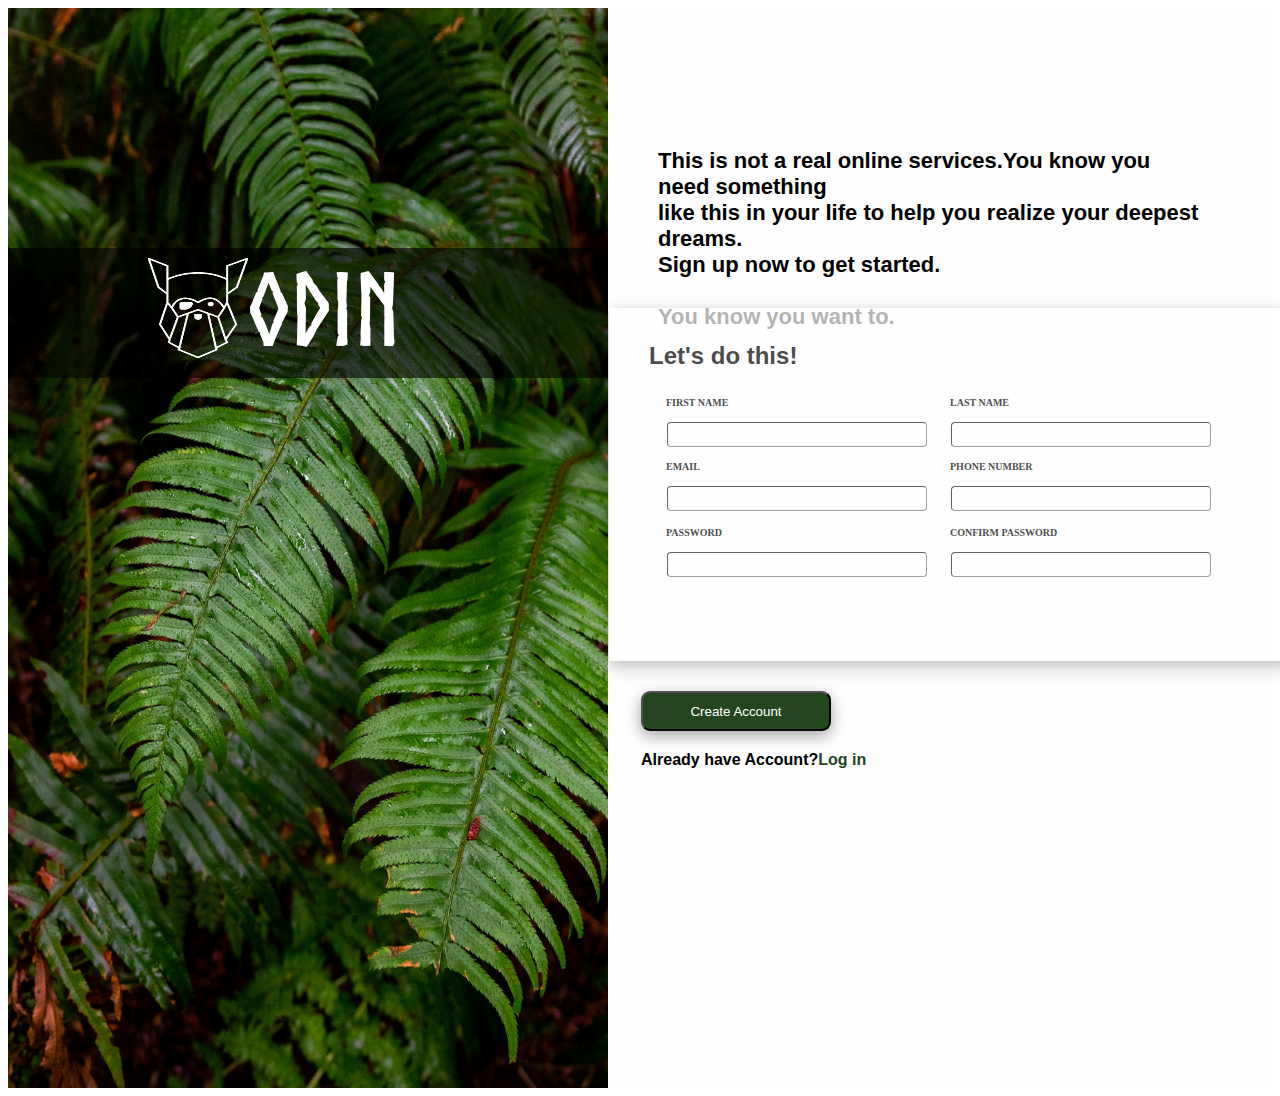
<file: index.html>
<!DOCTYPE html>
<html lang="en">
<head>
    <meta charset="UTF-8">
    <meta name="viewport" content="width=device-width, initial-scale=1.0">
    <link rel="stylesheet" href="style.css">
    <script src="script.js"></script>
    <title>SIGN UP</title>
    <script>
    var CONFIRM = function() {
         if (document.getElementById("password1").value ==
             document.getElementById("password2").value) {
             document.getElementById("Message").style.color = "Green";
             document.getElementById("Message").innerHTML = "*Passwords match!"
        } else {
            document.getElementById("password1").style.color = "Red";
            document.getElementById("Message").style.color = "Red";
            document.getElementById("Message").innerHTML = "*Passwords do NOT match!"
        }
    }
        </script>
</head>
<body>
    
    <div class="container">
    <img src="assest/halie-west-25xggax4bSA-unsplash.jpg" class="img1">
    <div class="box"></div>
    <img src="assest/odin.png" class="img2">
    <p class="logo">ODIN</p>
    
    <div class="description">This is not a real online services.You know you need something<br>like this in your life
    to help you realize your deepest dreams.<br>Sign up now to get started.<br><br>You know you want to.
</div>
<form name="reg" method="post" onsubmit="CONFIRM(event)">
    <div class="content">
        <h3>Let's do this!</h3>
        <table >
            <tr>
              <th align="left">FIRST NAME</th>
              <th align="left">LAST NAME</th>
            </tr>
            <tr>
              <td><input type="text"></td>
              <td><input type="text"></td>
            </tr>
            <tr>
                <th align="left">EMAIL</th>
                <th align="left">PHONE NUMBER</th>
            </tr>
            <tr>
              <td><input type="text"></td>
              <td><input type="text"></td>
            </tr>
            <tr>
           
              <tr>
               <th align="left">PASSWORD</th>
              <th align="left">CONFIRM PASSWORD</th>
            </tr>
            <tr>
              <td><input type="password" name="password1" id="password1"></td>
              
              <td><input type="password" name="password2" id="password2"></td>
              
            </tr>
            <tr>
                <td><span id="Message"></span></td>
            </tr>
          </table>
    </div>

    <button type="submit" value="submit">Create Account</button>
    <p class="login">Already have Account?<a href="login.html"><b>Log in</b></a></p>
</div>
</form>

</body>
</html>
</file>
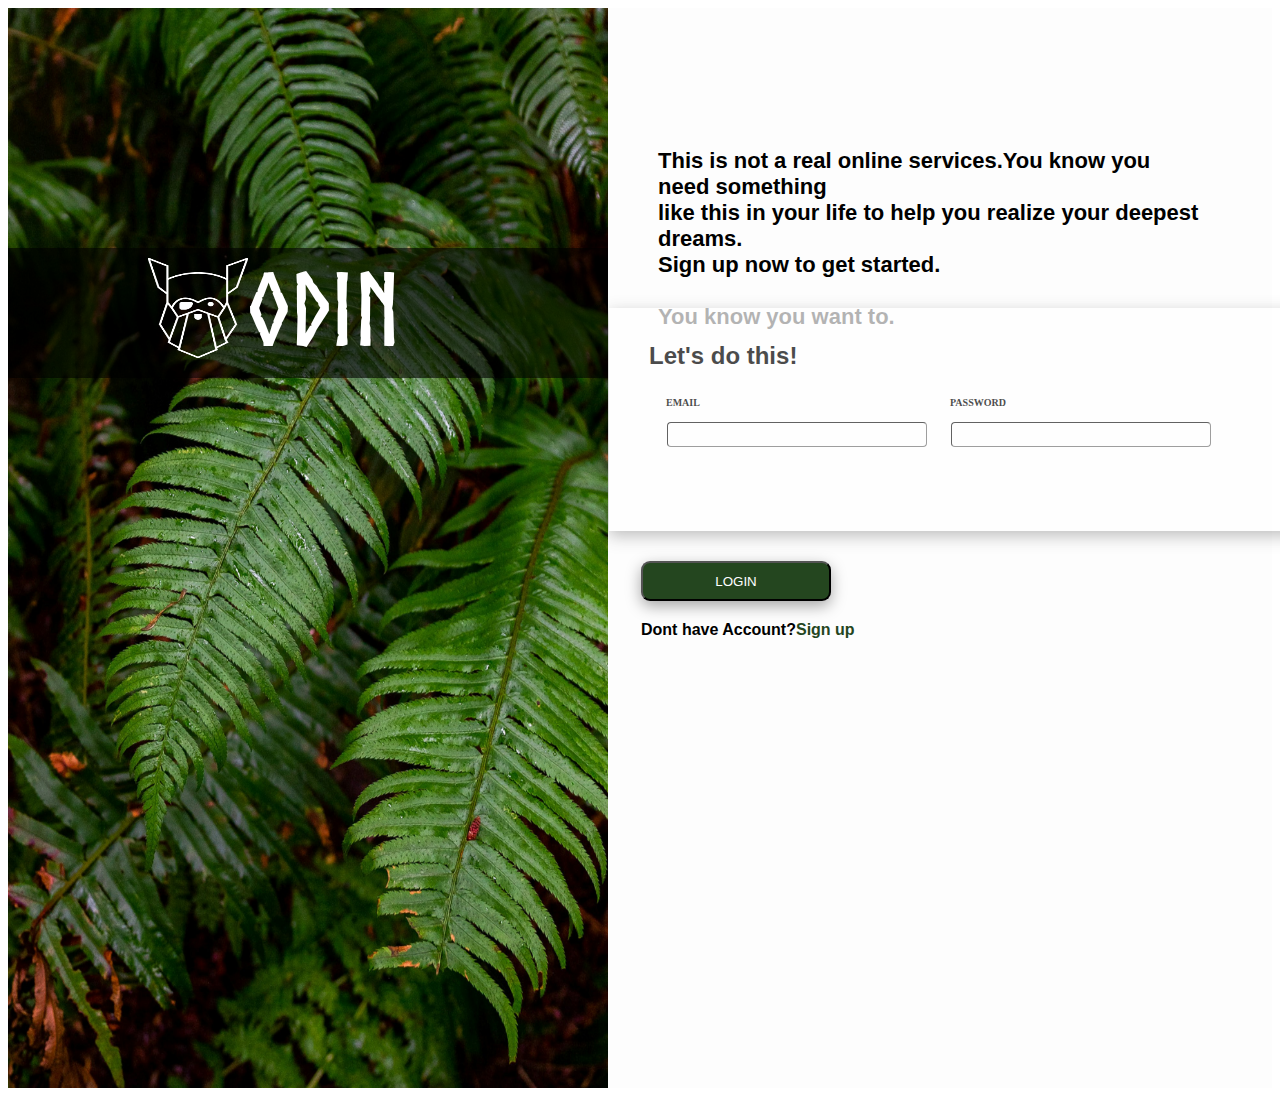
<file: login.html>
<!DOCTYPE html>
<html lang="en">
<head>
    <meta charset="UTF-8">
    <meta name="viewport" content="width=device-width, initial-scale=1.0">
    <link rel="stylesheet" href="style.css">
    <script src="script.js"></script>
    <title>LOG IN</title>
</head>
<body>
    <div class="container">
    <img src="assest/halie-west-25xggax4bSA-unsplash.jpg" class="img1">
    <div class="box"></div>
    <img src="assest/odin.png" class="img2">
    <p class="logo">ODIN</p>
    
    <div class="description">This is not a real online services.You know you need something<br>like this in your life
    to help you realize your deepest dreams.<br>Sign up now to get started.<br><br>You know you want to.
</div>
<form name="reg" method="post">
    <div class="content">
        <h3>Let's do this!</h3>
        <table >
            <tr>
              <th align="left">EMAIL</th>
              <th align="left">PASSWORD</th>
            </tr>
            <tr>
              <td><input type="text"></td>
              <td><input type="password" name="password1" id="password1"></td>
              
            </tr>
          
            <tr>
                <td><span id="Message"></span></td>
            </tr>
          </table>
    </div>

    <button type="submit" value="submit">LOGIN</button>
    <p class="login">Dont have Account?<a href="index.html"><b>Sign up</b></a></p>
</div>
</form>

</body>
</html>
</file>
<file: style.css>
.container{
    position: relative;
    background-color: rgb(253, 253, 253);
    display: flex; 
}
@font-face {
    font-family: myFirstFont;
    src: url(assest/Norse-Bold.otf);
  }
.img1 {
    width: 600px;
    height: 1080px;
    
    
  }
.box{
  position: absolute;
  width: 600px;
  background: black;
  margin-top: 240px;
  opacity: 0.6;
  color: white;
  height: 130px;
  
}
.img2 {
    display: flex;
    position: relative;
    width: 100px;
    text-align: justify;
    margin-top: 250px;
    margin-left: -460px;
    top: 0; 
    left: 0; 
    height: 100px;
  }
.logo{
    margin-top: 250px;
    z-index:1;
    color:white;
    font-family: myFirstFont;
    font-size: 100px;
}
.description
{   display: flex;
    position: absolute;
    font-family: 'Trebuchet MS', 'Lucida Sans Unicode', 'Lucida Grande', 'Lucida Sans', Arial, sans-serif;
    margin-left:650px;
    font-weight: 900;
    font-size: 22px;
    margin-top: 140px;
    /* font-family: Cambria, Cochin, Georgia, Times, 'Times New Roman', serif; */
    padding-right: 70px;
    font-weight: 1200;

}


.content
{  
    position:relative;
    opacity: 0.7;
    width: 100%;
   margin-left: 220px;
   background: white;
   padding-bottom: 50px;
   padding-top: 10px;
   margin-left: 208px;
   box-shadow: rgba(0, 0, 0, 0.35) 0px 5px 15px;
   margin-top: 300px;
   
}
button{
    width:190px;
    height:40px;
    border-radius: 9px;
    color: white;
    background-color: rgb(36, 70, 31);
    box-shadow: rgba(0, 0, 0, 0.35) 0px 5px 15px;
    font-weight: 500;
    margin-top:30px;
    margin-left: 240px;
}
.login
{   
    margin-top:20px;
    font-weight: 600;
    font-family: 'Trebuchet MS', 'Lucida Sans Unicode', 'Lucida Grande', 'Lucida Sans', Arial, sans-serif;
    margin-left: 240px;
}
h3{
    margin-left: 40px;
    font-size: 24px;
    font-family: 'Trebuchet MS', 'Lucida Sans Unicode', 'Lucida Grande', 'Lucida Sans', Arial, sans-serif;
}
input{

    width: 260px;
    padding: 4px 5px;
    border-radius: 4px;
    border-width: thin;
    box-sizing: border-box;
    margin: 10px;
    
}
input:focus{
    box-shadow: rgba(0, 0, 0, 0.35) 0px 5px 15px;
}
/* input:invalid{
    border-radius: 1px solid red;
} */
a:link { 
    text-decoration: none; 
    color:rgb(36, 70, 31);
  } 
  table, th, td {
    border:0px solid black;
    font-size: 10px;
    font-weight: 800;
    margin-left: 35px;
  }
  table,th{
    padding-left: 10px;
  }
  span{
   font-size: 15px;
   margin-left: 5px;
  }
</file>
